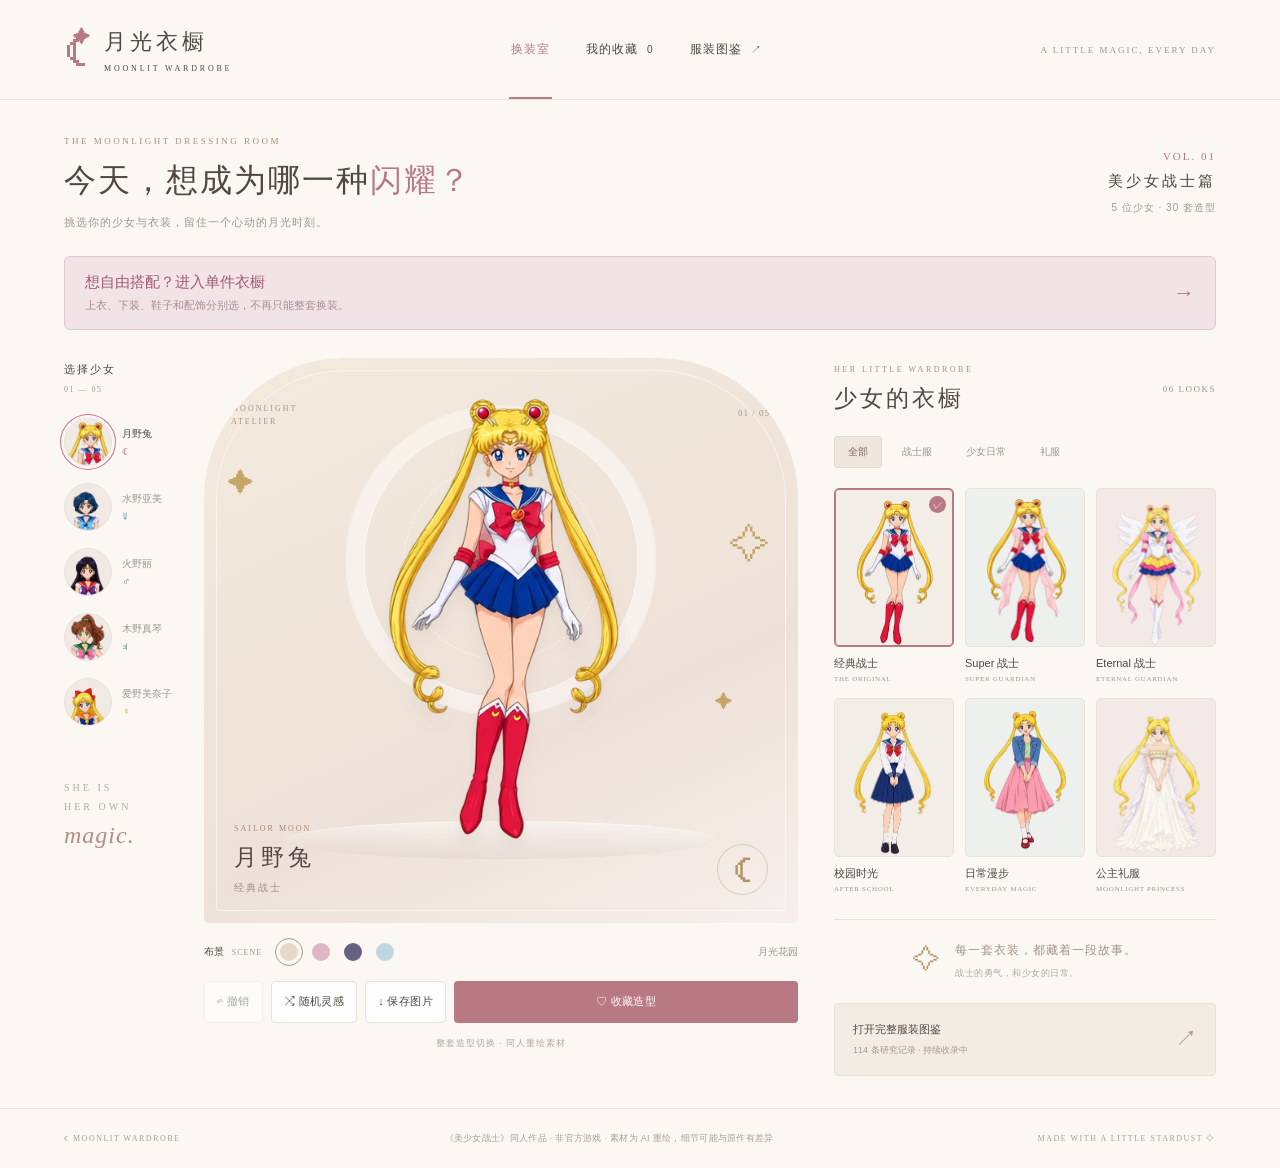
<file: index.html>
<!doctype html>
<html lang="zh-CN">
<head>
  <meta charset="utf-8">
  <meta name="viewport" content="width=device-width,initial-scale=1">
  <meta name="theme-color" content="#fbf7f2">
  <meta name="description" content="月光衣橱 · 美少女战士同人换装。五位少女，三十种造型，收藏属于你的月光时刻。">
  <title>月光衣橱 · Moonlit Wardrobe</title>
  <link rel="icon" href="data:image/svg+xml,%3Csvg xmlns='http://www.w3.org/2000/svg' viewBox='0 0 64 64'%3E%3Ctext y='50' font-size='52'%3E☾%3C/text%3E%3C/svg%3E">
  <link rel="stylesheet" href="style.css">
  <link rel="stylesheet" href="mix.css">
  <script defer src="core.js"></script>
  <script defer src="data.js"></script>
  <script defer src="app.js"></script>
</head>
<body>
  <header class="header">
    <a class="brand" href="./" aria-label="月光衣橱首页"><span class="brand-mark">☾<i>✦</i></span><span>月光衣橱<small>MOONLIT WARDROBE</small></span></a>
    <nav aria-label="主导航"><button class="nav-button selected" id="wardrobe-nav">换装室</button><button class="nav-button" id="collection-nav">我的收藏 <span id="saved-count">0</span></button><button class="nav-button" id="catalog-nav">服装图鉴 <span>↗</span></button></nav>
    <span class="header-note">A LITTLE MAGIC, EVERY DAY</span>
  </header>
  <main>
    <section class="intro"><div><p class="eyebrow">THE MOONLIGHT DRESSING ROOM</p><h1>今天，想成为哪一种<span>闪耀？</span></h1><p class="intro-text">挑选你的少女与衣装，留住一个心动的月光时刻。</p></div><div class="edition">VOL. 01 <span>美少女战士篇</span><small>5 位少女 · 30 套造型</small></div></section>
    <a class="free-entry" href="free.html"><span><strong>想自由搭配？进入单件衣橱</strong><small>上衣、下装、鞋子和配饰分别选，不再只能整套换装。</small></span><b>→</b></a>
    <div class="workspace">
      <aside class="character-panel" aria-labelledby="character-heading"><h2 id="character-heading">选择少女 <span>01 — 05</span></h2><div id="characters" class="characters"></div><p class="rail-note">SHE IS<br>HER OWN<br><em>magic.</em></p></aside>
      <section class="dressing-panel" aria-label="造型预览">
        <div id="stage" class="stage" data-background="moon" aria-busy="true"><div class="stage-border"></div><span class="stage-corner">MOONLIGHT<br>ATELIER</span><span class="stage-number" id="stage-number">01 / 05</span><div class="celestial-ring"></div><div class="stage-stars" aria-hidden="true">✦<span>✧</span><i>✦</i></div><div class="pedestal"></div><img id="doll" alt="月野兔 · 经典战士" width="500" height="800" fetchpriority="high" draggable="false"><span id="loading" class="loading">正在打开月光衣橱…</span><button id="retry" class="retry" hidden>重新加载</button><div class="stage-label"><small id="stage-en">SAILOR MOON</small><h2 id="stage-name">月野兔</h2><p id="stage-look">经典战士</p></div><span class="stage-seal" aria-hidden="true">☾</span></div>
        <div class="background-bar"><span>布景 <small>SCENE</small></span><div id="backgrounds" class="backgrounds" aria-label="选择布景"></div><span class="scene-caption" id="scene-caption">月光花园</span></div>
        <div class="stage-actions"><button id="undo" class="button soft" aria-label="撤销上一步">↶ <span>撤销</span></button><button id="random" class="button soft">⤨ 随机灵感</button><button id="download" class="button soft">↓ 保存图片</button><button id="save" class="button primary">♡ 收藏造型</button></div>
        <p class="preview-note">整套造型切换 · 同人重绘素材</p>
      </section>
      <section class="wardrobe-panel" aria-labelledby="wardrobe-heading"><div class="section-title"><div><p class="eyebrow">HER LITTLE WARDROBE</p><h2 id="wardrobe-heading">少女的衣橱</h2></div><span id="outfit-count">06 LOOKS</span></div><div id="filters" class="filters" aria-label="服装分类"></div><div id="outfits" class="outfits"></div><div class="wardrobe-note"><span>✧</span><p>每一套衣装，都藏着一段故事。<small>战士的勇气，和少女的日常。</small></p></div><button class="catalog-link" id="catalog-link"><span>打开完整服装图鉴 <small>114 条研究记录 · 持续收录中</small></span><b>↗</b></button></section>
    </div>
  </main>
  <footer><span>☾ MOONLIT WARDROBE</span><p>《美少女战士》同人作品 · 非官方游戏 · 素材为 AI 重绘，细节可能与原作有差异</p><span>MADE WITH A LITTLE STARDUST ✧</span></footer>
  <dialog id="collection-dialog" class="modal"><div class="modal-header"><div><p class="eyebrow">LITTLE MOMENTS TO KEEP</p><h2>我的月光收藏</h2></div><button class="close-button" data-close aria-label="关闭收藏">×</button></div><div id="collection-items" class="collection-items"></div><p class="modal-footnote">收藏仅保存在当前浏览器，最多保留 60 个造型。</p></dialog>
  <dialog id="catalog-dialog" class="modal catalog-modal"><div class="modal-header"><div><p class="eyebrow">THE COSTUME ARCHIVE</p><h2>服装图鉴</h2></div><button class="close-button" data-close aria-label="关闭图鉴">×</button></div><p class="catalog-intro">原作服装的研究目录。30 套同人造型已制作，其余条目仍在整理；114 条记录不代表全系列服装总数。</p><div class="catalog-tools"><label class="search"><span>⌕</span><input id="catalog-search" type="search" placeholder="搜索角色、服装或版本" aria-label="搜索服装图鉴"></label><select id="catalog-status" aria-label="筛选制作状态"><option value="all">全部研究记录</option><option value="ready">可试穿</option><option value="pending">待制作</option></select></div><p id="catalog-summary" class="catalog-summary" aria-live="polite"></p><div id="catalog-items" class="catalog-items"></div></dialog>
  <div id="toast" class="toast" role="status" aria-live="polite"></div><div id="error-message" class="error-message" role="alert" hidden></div>
</body>
</html>
</file>
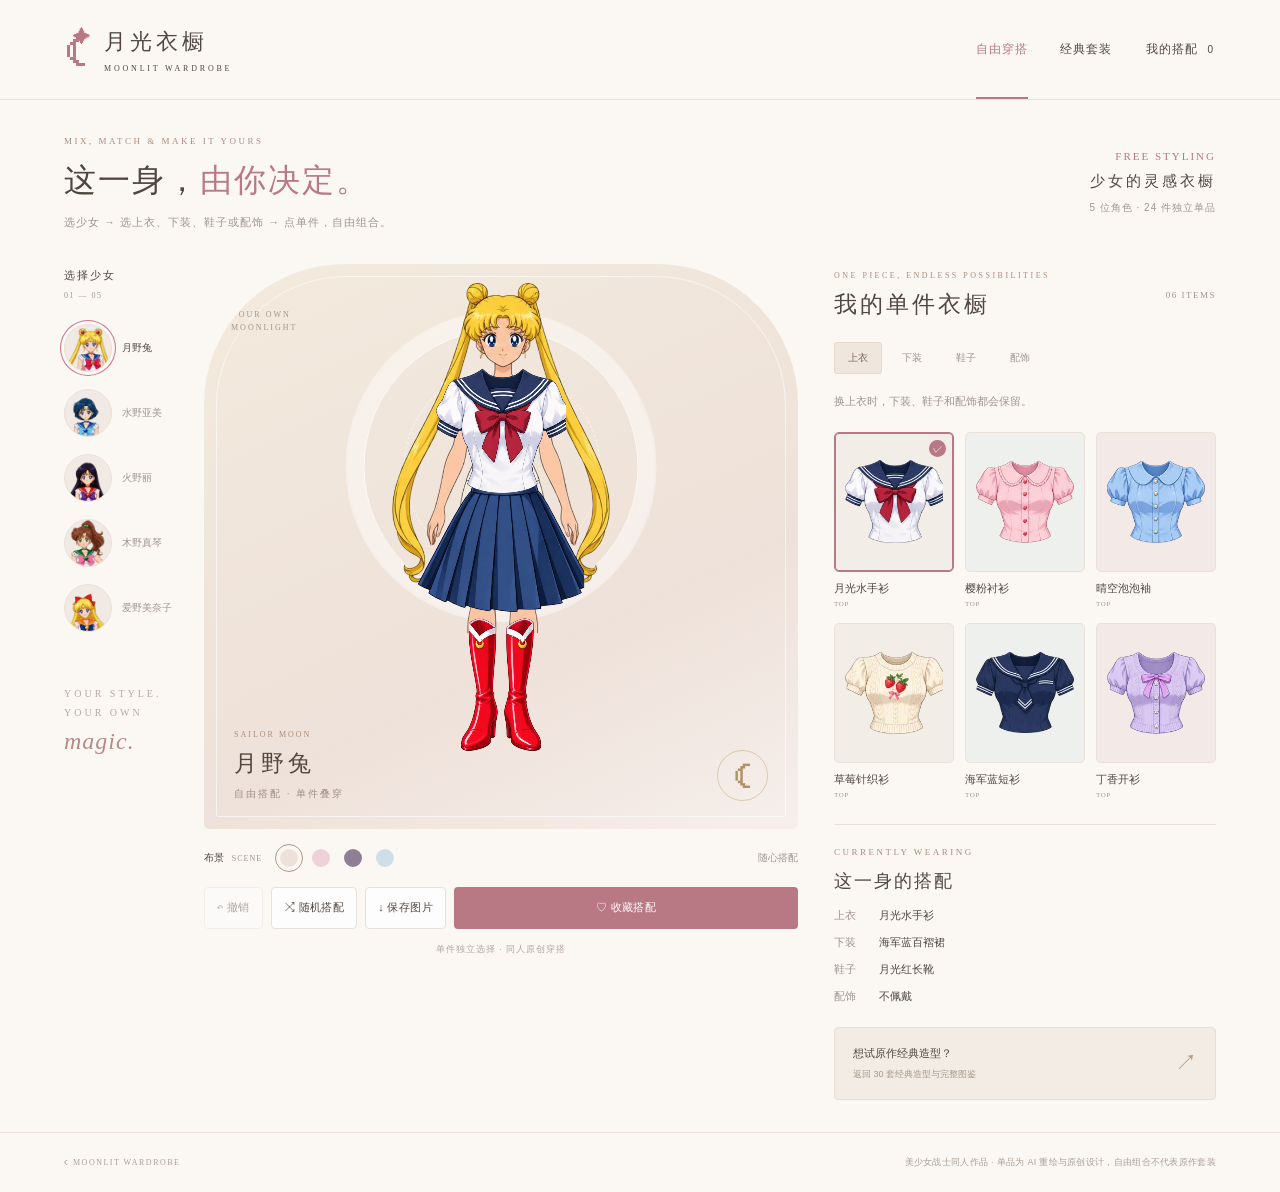
<file: free.html>
<!doctype html>
<html lang="zh-CN"><head><meta charset="utf-8"><meta name="viewport" content="width=device-width,initial-scale=1"><meta name="theme-color" content="#fbf8f4"><title>自由穿搭 · 月光衣橱</title><link rel="stylesheet" href="style.css"><link rel="stylesheet" href="mix.css"><script defer src="data.js"></script><script defer src="mix-data.js"></script><script defer src="mix-core.js"></script><script defer src="mix.js?v=20261027-fit2"></script></head>
<body class="mix-page"><header class="header"><a class="brand" href="free.html"><span class="brand-mark">☾<i>✦</i></span><span>月光衣橱<small>MOONLIT WARDROBE</small></span></a><nav aria-label="换装模式"><a class="mode-nav selected" href="free.html">自由穿搭</a><a class="mode-nav" href="index.html">经典套装</a><button class="nav-button" id="mix-collection">我的搭配 <span id="mix-saved-count">0</span></button></nav></header>
<main><section class="intro"><div><p class="eyebrow">MIX, MATCH & MAKE IT YOURS</p><h1>这一身，<span>由你决定。</span></h1><p class="intro-text">选少女 → 选上衣、下装、鞋子或配饰 → 点单件，自由组合。</p></div><div class="edition">FREE STYLING<span>少女的灵感衣橱</span><small>5 位角色 · 24 件独立单品</small></div></section>
<div class="workspace"><aside class="character-panel"><h2>选择少女 <span>01 — 05</span></h2><div id="mix-characters" class="characters"></div><p class="rail-note">YOUR STYLE.<br>YOUR OWN<br><em>magic.</em></p></aside>
<section class="dressing-panel"><div id="mix-stage" class="stage" aria-busy="true" data-background="moon"><div class="stage-border"></div><span class="stage-corner">YOUR OWN<br>MOONLIGHT</span><div class="celestial-ring"></div><canvas id="mix-canvas" width="800" height="1700" aria-label="自由搭配人物预览"></canvas><span id="mix-loading" class="loading">正在准备单件衣橱…</span><button id="mix-retry" class="retry" hidden>重试加载</button><div class="stage-label"><small id="mix-en">SAILOR MOON</small><h2 id="mix-name">月野兔</h2><p>自由搭配 · 单件叠穿</p></div><span class="stage-seal">☾</span></div>
<div class="background-bar"><span>布景 <small>SCENE</small></span><div id="mix-backgrounds" class="backgrounds"></div><span class="scene-caption">随心搭配</span></div>
<div class="stage-actions"><button class="button soft" id="mix-undo" aria-label="撤销上一步">↶ <span>撤销</span></button><button class="button soft" id="mix-random">⤨ 随机搭配</button><button class="button soft" id="mix-download">↓ 保存图片</button><button class="button primary" id="mix-save">♡ 收藏搭配</button></div><p class="preview-note">单件独立选择 · 同人原创穿搭</p></section>
<section class="wardrobe-panel"><div class="section-title"><div><p class="eyebrow">ONE PIECE, ENDLESS POSSIBILITIES</p><h2>我的单件衣橱</h2></div><span id="mix-item-count">06 ITEMS</span></div><div id="mix-tabs" class="filters" aria-label="单件分类"></div><p class="mix-help" id="mix-help">换上衣时，下装、鞋子和配饰都会保留。</p><div id="mix-items" class="outfits"></div><div class="mix-wearing"><p class="eyebrow">CURRENTLY WEARING</p><h3>这一身的搭配</h3><div id="mix-summary"></div></div><a class="catalog-link" href="index.html"><span>想试原作经典造型？<small>返回 30 套经典造型与完整图鉴</small></span><b>↗</b></a></section></div></main>
<footer><span>☾ MOONLIT WARDROBE</span><p>美少女战士同人作品 · 单品为 AI 重绘与原创设计，自由组合不代表原作套装</p></footer>
<dialog id="mix-dialog" class="modal"><div class="modal-header"><div><p class="eyebrow">YOUR PERSONAL LOOKBOOK</p><h2>我的自由搭配</h2></div><button class="close-button" id="mix-close" aria-label="关闭搭配收藏">×</button></div><div id="mix-collection-items" class="collection-items"></div><p class="modal-footnote">保存在当前浏览器，最多 60 个搭配；与经典套装收藏分别保存。</p></dialog><div id="mix-toast" class="toast" role="status"></div><div id="mix-error" class="error-message" role="alert" hidden></div><button id="back-to-preview" class="back-to-preview" hidden>☾ 查看当前搭配 ↑</button></body></html>
</file>
<file: style.css>
@charset "UTF-8";
:root{--paper:#fbf8f4;--ink:#514740;--muted:#a1958d;--line:#eae2da;--rose:#b87884;--rose-soft:#f4e8e8;--serif:Georgia,"Songti SC","SimSun",serif}*{box-sizing:border-box}body{margin:0;background:var(--paper);color:var(--ink);font-family:"Microsoft YaHei","PingFang SC",sans-serif;font-size:14px}button,input,select{font:inherit}button,a{-webkit-tap-highlight-color:transparent}button{cursor:pointer;color:inherit}button:disabled{cursor:default;opacity:.45}button:focus-visible,a:focus-visible,input:focus-visible,select:focus-visible{outline:2px solid var(--rose);outline-offset:4px}button{border:0;background:none}a{color:inherit}button,[role=button]{touch-action:manipulation}[hidden]{display:none!important}.header{height:100px;padding:0 5%;display:flex;align-items:center;justify-content:space-between;border-bottom:1px solid var(--line);gap:28px}.brand{display:flex;align-items:center;gap:12px;text-decoration:none;font-size:22px;letter-spacing:4px;font-family:var(--serif);white-space:nowrap}.brand small{display:block;font:8px Georgia,serif;letter-spacing:2.8px;margin-top:7px}.brand-mark{font-size:48px;color:var(--rose);position:relative;line-height:1}.brand-mark i{font-size:18px;font-style:normal;position:absolute;right:-3px;top:2px}.header nav{display:flex;gap:32px;align-self:stretch}.nav-button{position:relative;padding:0 2px;font-size:12px;letter-spacing:1px}.nav-button.selected{color:var(--rose)}.nav-button.selected:after{content:"";position:absolute;bottom:0;height:2px;background:var(--rose);left:0;right:0}.nav-button span{font-size:10px;margin-left:5px}.header-note{font:9px Georgia,serif;letter-spacing:2px;color:var(--muted)}main{max-width:1440px;margin:auto;padding:36px 5% 32px}.intro{display:flex;justify-content:space-between;align-items:center;margin-bottom:34px}.eyebrow{font:9px Georgia,serif;letter-spacing:2.5px;color:#ad8c79;margin:0 0 12px}h1{font:normal 32px/1.4 var(--serif);letter-spacing:2px;margin:0 0 12px}h1 span{color:var(--rose)}.intro-text{font-size:11px;color:var(--muted);letter-spacing:1px;margin:0}.edition{text-align:right;font:11px Georgia,serif;letter-spacing:2px;color:var(--rose)}.edition span{display:block;font:15px var(--serif);color:var(--ink);letter-spacing:3px;margin:10px 0}.edition small{font:10px "Microsoft YaHei",sans-serif;letter-spacing:1px;color:var(--muted)}.workspace{display:grid;grid-template-columns:112px minmax(340px,1fr) minmax(320px,390px);gap:28px;align-items:start}.character-panel h2{font-size:11px;font-weight:400;letter-spacing:2px;margin:4px 0 24px}.character-panel h2 span{display:block;font:8px Georgia,serif;color:var(--muted);letter-spacing:1.5px;margin-top:8px}.characters{display:flex;flex-direction:column;gap:17px}.character{width:100%;display:flex;align-items:center;gap:10px;padding:0;text-align:left;font-size:10px;white-space:nowrap;color:var(--muted)}.portrait{width:48px;height:48px;flex:none;overflow:hidden;border:1px solid var(--line);border-radius:50%;background:#f1e9e3;position:relative;transition:box-shadow .2s}.portrait img{width:100%;height:100%;object-fit:cover;object-position:50% 6%}.character.active{color:var(--ink)}.character.active .portrait{box-shadow:0 0 0 3px var(--paper),0 0 0 4px var(--character-color)}.character small{font:11px Georgia,serif;color:var(--character-color);display:block;margin-top:4px}.rail-note{font:10px/1.9 Georgia,serif;letter-spacing:3px;color:#b7a99d;margin-top:52px}.rail-note em{font:italic 24px/1.6 Georgia,serif;color:#b58b85;letter-spacing:1px}.stage{height:565px;position:relative;isolation:isolate;overflow:hidden;border-radius:140px 140px 5px 5px;background:linear-gradient(155deg,#f3eadd,#eee1d9 65%,#f6efeb);transition:background .4s}.stage[data-background=rose]{background:linear-gradient(145deg,#fae9e7,#efd1d9 65%,#f5e8e9)}.stage[data-background=night]{background:linear-gradient(150deg,#32344f,#64617d 65%,#8e7f96);color:#fcf4e8}.stage[data-background=sky]{background:linear-gradient(145deg,#e4eff1,#cfdfe8 65%,#e9e8f0)}.stage-border{position:absolute;inset:12px;border:1px solid #ffffff90;border-radius:130px 130px 3px 3px;pointer-events:none;z-index:4}.stage-corner{position:absolute;top:44px;left:27px;font:8px/1.7 Georgia,serif;letter-spacing:2px;color:#a5978a;z-index:4}.stage-number{position:absolute;right:28px;top:50px;font:9px Georgia,serif;color:#a5978a;letter-spacing:1px}.celestial-ring{position:absolute;width:275px;height:275px;border:1px solid #fffc;box-shadow:0 0 0 16px #fff1,0 0 0 18px #fff6;border-radius:50%;top:65px;left:50%;transform:translateX(-50%)}.celestial-ring:after{content:"";position:absolute;width:195px;height:195px;border:1px dashed #fff8;border-radius:50%;inset:39px}.stage-stars{position:absolute;inset:0;font-size:26px;color:#c4a66b;padding:110px 24px;z-index:1}.stage-stars span{position:absolute;right:28px;top:165px;font-size:40px}.stage-stars i{position:absolute;right:65px;bottom:210px;font-size:18px;font-style:normal}.pedestal{position:absolute;bottom:64px;left:14%;width:72%;height:38px;background:linear-gradient(#fff7,#bfa99c24);border-radius:50%;border-top:1px solid #fff9}.stage #doll{position:absolute;left:50%;top:30px;transform:translateX(-50%);width:91%;height:455px;object-fit:contain;object-position:center bottom;z-index:2;filter:drop-shadow(0 10px 7px #68524713);transition:opacity .18s}.stage[aria-busy=true] #doll{opacity:.5}.stage-label{position:absolute;left:30px;bottom:28px;z-index:3}.stage-label small{font:8px Georgia,serif;letter-spacing:2px;color:#ac8b78}.stage-label h2{font:normal 23px var(--serif);letter-spacing:4px;margin:8px 0}.stage-label p{font-size:10px;color:#a18e82;letter-spacing:2px;margin:0}.stage[data-background=night] .stage-label p,.stage[data-background=night] .stage-label small,.stage[data-background=night] .stage-corner,.stage[data-background=night] .stage-number{color:#e0d2ce}.stage-seal{position:absolute;right:30px;bottom:28px;font-size:39px;color:#b39164;border:1px solid #b3916460;border-radius:50%;height:51px;width:51px;display:grid;place-items:center}.loading{position:absolute;z-index:5;top:47%;left:50%;transform:translate(-50%,-50%);background:#fffef5ec;border:1px solid var(--line);border-radius:30px;padding:13px 20px;font-size:11px;color:var(--ink);white-space:nowrap;box-shadow:0 4px 20px #89736513}.retry{position:absolute;top:55%;left:50%;transform:translateX(-50%);z-index:5;padding:12px 24px;background:var(--rose);color:white;border-radius:24px;font-size:12px}.background-bar{display:flex;align-items:center;gap:16px;margin:18px 0;font-size:10px}.background-bar>span:first-child{white-space:nowrap}.background-bar small{font:8px Georgia,serif;color:var(--muted);letter-spacing:1px;margin-left:5px}.backgrounds{display:flex;gap:10px}.scene{width:22px;height:22px;border-radius:50%;border:2px solid var(--paper);background:var(--swatch);padding:0}.scene.active{outline:1px solid #af9785;outline-offset:2px}.scene-caption{margin-left:auto;font-size:10px;color:var(--muted)}.stage-actions{display:flex;gap:8px}.button{min-height:42px;border-radius:4px;font-size:11px;letter-spacing:.4px;padding:0 12px;white-space:nowrap;transition:background .2s}.button.soft{border:1px solid var(--line);background:#fffc}.button.soft:hover{background:var(--rose-soft)}.button.primary{background:var(--rose);color:white;flex:1}.button.primary:hover{background:#a96b78}.preview-note{font-size:9px;color:#b3a69e;text-align:center;letter-spacing:1px;margin:14px 0 0}.wardrobe-panel{padding:7px 0 0 8px}.section-title{display:flex;align-items:center;justify-content:space-between;margin-bottom:22px}.section-title h2{font:normal 23px var(--serif);letter-spacing:3px;margin:0}.section-title .eyebrow{font-size:8px;margin-bottom:9px}.section-title>span{font:9px Georgia,serif;letter-spacing:1.5px;color:var(--muted)}.filters{display:flex;gap:6px;flex-wrap:wrap;margin-bottom:20px}.filter{padding:8px 13px;border:1px solid transparent;border-radius:3px;font-size:10px;color:var(--muted)}.filter.active{background:#efe6de;color:#7f6859;border-color:#e6d9cc}.outfits{display:grid;grid-template-columns:repeat(3,minmax(0,1fr));gap:15px 11px}.outfit{padding:0;text-align:left;min-width:0;position:relative}.outfit-art{height:159px;background:#f2ede6;border:1px solid #eae2d8;border-radius:5px;display:block;position:relative;overflow:hidden;transition:border-color .2s,background .2s}.outfit:nth-child(3n+2) .outfit-art{background:#edf0ed}.outfit:nth-child(3n) .outfit-art{background:#f3e9e7}.outfit img{width:100%;height:100%;object-fit:contain;padding:8px 3px 0;transition:transform .25s}.outfit:hover img{transform:scale(1.045)}.outfit.active .outfit-art{border-color:var(--rose);box-shadow:inset 0 0 0 1px var(--rose)}.check{position:absolute;right:7px;top:7px;width:17px;height:17px;background:var(--rose);color:white;border-radius:50%;display:none;place-items:center;font-size:10px}.outfit.active .check{display:grid}.outfit-title{display:block;font-size:11px;margin-top:9px;white-space:nowrap}.outfit-subtitle{display:block;font:7px Georgia,serif;letter-spacing:.7px;color:var(--muted);margin-top:4px}.outfit.pending .outfit-art{opacity:.55}.wardrobe-note{display:flex;align-items:center;justify-content:center;gap:15px;border-top:1px solid var(--line);padding-top:22px;margin-top:26px}.wardrobe-note>span{color:#b39363;font-size:27px}.wardrobe-note p{font:12px var(--serif);letter-spacing:1px;color:#a49387;margin:0}.wardrobe-note small{font:9px "Microsoft YaHei",sans-serif;display:block;margin-top:8px;color:#b5a89e;letter-spacing:.5px}.catalog-link{display:flex;justify-content:space-between;align-items:center;padding:18px;width:100%;text-align:left;background:#f2ece4;border:1px solid #e9dfd3;border-radius:4px;margin-top:23px;font-size:11px}.catalog-link small{display:block;font-size:9px;color:#a79889;margin-top:7px}.catalog-link b{font-size:22px;color:#b3997e;font-weight:400}footer{border-top:1px solid var(--line);display:flex;align-items:center;justify-content:space-between;gap:18px;padding:23px 5%;color:#ac9e92;font:8px Georgia,serif;letter-spacing:1.5px}footer p{font:9px "Microsoft YaHei",sans-serif;letter-spacing:.3px;text-align:center;margin:0}dialog{border:1px solid var(--line);padding:28px;background:var(--paper);color:var(--ink);border-radius:10px;box-shadow:0 30px 100px #33242d33;max-height:86dvh;width:min(900px,calc(100% - 32px))}dialog::backdrop{background:#3b303952;backdrop-filter:blur(5px)}.modal-header{display:flex;align-items:center;justify-content:space-between;gap:15px;margin-bottom:22px}.modal-header h2{font:normal 25px var(--serif);letter-spacing:3px;margin:0}.close-button{font:28px Georgia,serif;width:40px;height:40px;border:1px solid var(--line);border-radius:50%}.modal-footnote{font-size:10px;color:var(--muted);margin:24px 0 0}.collection-items{display:grid;grid-template-columns:repeat(4,minmax(0,1fr));gap:16px}.saved-card{position:relative;border:1px solid var(--line);border-radius:5px;overflow:hidden}.saved-card>button:first-child{width:100%;padding:10px;background:#f4ece7}.saved-card img{width:100%;height:170px;object-fit:contain}.saved-card p{font-size:11px;margin:10px 0 6px}.saved-card small{font-size:10px;color:var(--muted)}.delete-saved{position:absolute;top:5px;right:5px;background:#fff;border:1px solid var(--line);border-radius:50%;width:27px;height:27px}.empty{grid-column:1/-1;text-align:center;font-size:12px;color:var(--muted);padding:45px 15px;line-height:2}.catalog-intro{font-size:12px;line-height:1.9;color:#978a80;max-width:700px}.catalog-tools{display:flex;gap:12px;margin-top:20px}.search{display:flex;align-items:center;gap:10px;flex:1;border:1px solid var(--line);border-radius:4px;background:white;padding:0 13px;min-width:0}.search span{font-size:25px;color:var(--muted)}.search input{width:100%;border:0;outline:0;background:transparent;padding:13px 0;font-size:12px;color:var(--ink);min-width:0}.catalog-tools select{padding:10px;font-size:11px;border:1px solid var(--line);background:white;color:var(--ink);border-radius:4px;max-width:150px}.catalog-summary{font-size:10px;color:var(--muted);margin:18px 0}.catalog-items{display:grid;grid-template-columns:1fr 1fr;gap:12px}.catalog-card{padding:16px;border:1px solid var(--line);border-radius:5px;background:#fff9;min-width:0}.catalog-card header{display:flex;justify-content:space-between;align-items:center;gap:5px}.catalog-card header small{font-size:9px;color:var(--muted)}.badge{font-size:9px;padding:4px 7px;border-radius:3px;background:#eee8df;color:#988875}.badge.ready{background:#e6eee6;color:#6b886f}.catalog-card h3{font-size:12px;font-weight:400;line-height:1.7;margin:12px 0 8px;overflow-wrap:anywhere}.catalog-card p{font-size:10px;color:var(--muted);line-height:1.7;margin:5px 0}.catalog-card footer{border:0;padding:10px 0 0;justify-content:flex-start;gap:18px;font:10px "Microsoft YaHei",sans-serif;letter-spacing:0}.catalog-card footer button{font-size:11px;color:var(--rose);padding:5px 0}.catalog-card a{color:#a78c74;text-underline-offset:4px}.toast{position:fixed;bottom:30px;left:50%;transform:translate(-50%,15px);opacity:0;pointer-events:none;background:#62544d;color:white;padding:13px 22px;max-width:90%;border-radius:6px;font-size:12px;z-index:20;transition:.2s;text-align:center;line-height:1.6}.toast.visible{opacity:1;transform:translate(-50%,0)}.error-message{position:fixed;bottom:80px;left:50%;transform:translateX(-50%);z-index:20;background:#fff4ed;border:1px solid #d9a58f;border-radius:6px;padding:13px 20px;max-width:90%;font-size:12px;line-height:1.7;box-shadow:0 5px 20px #5b3b3110}.catalog-error{padding:30px;color:var(--muted);text-align:center}.catalog-error button{padding:10px 16px;background:var(--rose-soft);border-radius:4px;margin-top:12px}
@media(min-width:1400px){.workspace{grid-template-columns:125px minmax(400px,1fr) 420px;gap:38px}.stage{height:600px}.stage #doll{height:490px}.outfit-art{height:174px}}
@media(max-width:1100px){.header-note{display:none}.workspace{grid-template-columns:83px minmax(300px,1fr) minmax(280px,340px);gap:18px}.character{flex-direction:column;align-items:center;gap:7px;text-align:center}.character small{display:none}.character-panel h2{font-size:10px;text-align:center}.rail-note{text-align:center}.outfit-art{height:145px}.stage-actions{flex-wrap:wrap}.stage-actions .button{flex:1;font-size:10px;padding:0 8px}.stage #doll{width:98%}.stage{height:535px}.stage #doll{height:425px}.header{padding:0 4%}main{padding-left:4%;padding-right:4%}}
@media(max-width:850px){.header{height:85px}.brand{font-size:19px}.header nav{gap:23px}.workspace{grid-template-columns:1fr 1fr;gap:22px}.character-panel{grid-column:1/-1;display:flex;align-items:center;gap:25px}.character-panel h2{margin:0;min-width:65px}.characters{flex-direction:row;justify-content:space-between;flex:1;gap:12px}.character{flex-direction:row;width:auto;font-size:10px;gap:9px}.portrait{width:42px;height:42px}.rail-note{display:none}.intro{margin-bottom:25px}.stage{height:540px}.stage #doll{height:430px}.outfit-art{height:151px}.wardrobe-panel{padding-left:0}.scene-caption{display:none}.edition small{font-size:9px}.collection-items{grid-template-columns:repeat(3,minmax(0,1fr))}footer>span:last-child{display:none}}
@media(max-width:600px){.header{height:76px;padding:0 20px;gap:12px}.brand{font-size:17px;gap:7px;letter-spacing:2px}.brand small{font-size:6px;letter-spacing:1.4px;margin-top:5px}.brand-mark{font-size:36px}.brand-mark i{font-size:12px}.header nav{gap:14px}.nav-button{font-size:10px;letter-spacing:0}.nav-button span{display:none}.header nav .selected{display:none}main{padding:27px 20px 24px}.intro{margin-bottom:24px}.intro .eyebrow{font-size:7px;letter-spacing:1.6px;margin-bottom:11px}h1{font-size:24px;letter-spacing:1px;margin-bottom:10px}.intro-text{font-size:10px;letter-spacing:0;line-height:1.8}.edition{display:none}.workspace{display:flex;flex-direction:column;gap:22px}.character-panel{display:block;width:100%}.character-panel h2{font-size:10px;text-align:left;letter-spacing:1px;margin-bottom:17px}.character-panel h2 span{display:inline;margin:0 0 0 8px;font-size:7px}.characters{gap:10px}.character{flex-direction:column;flex:1;gap:9px;font-size:10px;letter-spacing:0}.portrait{width:44px;height:44px}.dressing-panel,.wardrobe-panel{width:100%}.stage{height:470px;border-radius:115px 115px 4px 4px}.stage-border{border-radius:106px 106px 2px 2px;inset:10px}.stage #doll{height:375px;top:17px;width:98%}.stage-corner{font-size:7px;left:23px;top:37px}.stage-number{top:42px;right:25px;font-size:8px}.celestial-ring{width:230px;height:230px;top:60px}.celestial-ring:after{width:160px;height:160px;inset:33px}.stage-label{bottom:24px;left:25px}.stage-label h2{font-size:21px;margin:7px 0}.stage-label small{font-size:7px}.stage-label p{font-size:9px}.stage-seal{width:41px;height:41px;font-size:31px;right:27px;bottom:25px}.pedestal{bottom:70px}.background-bar{margin:17px 0}.scene-caption{display:inline;font-size:9px}.background-bar{gap:12px}.stage-actions{gap:7px;flex-wrap:nowrap}.stage-actions .button{font-size:10px;padding:0 8px;min-height:42px}.stage-actions #undo{flex:0 0 40px;font-size:19px}.stage-actions #undo span{display:none}.stage-actions .primary{flex:1.3}.preview-note{font-size:8px;margin-top:12px}.wardrobe-panel{padding-top:16px;border-top:1px solid var(--line)}.section-title{margin-bottom:15px}.section-title h2{font-size:23px}.section-title .eyebrow{font-size:7px}.filters{margin-bottom:15px;gap:5px}.filter{padding:8px 12px;font-size:10px}.outfits{gap:17px 11px}.outfit-art{height:168px}.outfit-title{font-size:11px}.outfit-subtitle{font-size:6px;letter-spacing:.5px}.wardrobe-note{margin-top:23px;padding-top:21px}.catalog-link{margin-top:20px}footer{display:block;padding:23px 20px;text-align:center}footer p{font-size:8px;line-height:1.9;margin-top:13px;max-width:320px;margin-left:auto;margin-right:auto}dialog{padding:22px 18px;border-radius:8px;max-height:90dvh}.modal-header h2{font-size:22px}.collection-items{grid-template-columns:repeat(2,minmax(0,1fr));gap:12px}.saved-card img{height:160px}.catalog-items{grid-template-columns:1fr}.catalog-tools{gap:8px}.catalog-tools select{max-width:115px;padding:8px;font-size:10px}.search{padding:0 9px;gap:5px}.search input{font-size:11px}.catalog-intro{font-size:11px}.catalog-summary{font-size:10px}.modal-header .eyebrow{font-size:7px}.toast{bottom:22px;font-size:11px}.error-message{bottom:80px;font-size:11px;width:calc(100% - 40px)}}
@media(prefers-reduced-motion:reduce){*,*:before,*:after{transition:none!important;animation:none!important}}
</file>
<file: mix.css>
.catalog-link{text-decoration:none}
.mode-nav{display:flex;align-items:center;text-decoration:none;font-size:12px;letter-spacing:1px;position:relative}.mode-nav.selected{color:var(--rose)}.mode-nav.selected:after{content:"";position:absolute;bottom:0;left:0;right:0;height:2px;background:var(--rose)}#mix-canvas{position:absolute;height:490px;width:100%;top:8px;left:0;object-fit:contain;z-index:2}.mix-help{font-size:11px;color:var(--muted);line-height:1.9;margin:-3px 0 20px}.mix-page .outfit-art{height:140px}.mix-page .outfit img{padding:18px 10px;object-fit:contain}.mix-wearing{margin-top:25px;padding-top:22px;border-top:1px solid var(--line)}.mix-wearing h3{font:18px var(--serif);letter-spacing:2px;margin:0 0 15px}.mix-summary-row{display:flex;gap:15px;font-size:11px;margin:12px 0}.mix-summary-row span{color:var(--muted);min-width:30px}.mix-summary-row b{font-weight:400}.mix-saved{border:1px solid var(--line);border-radius:5px;padding:12px;text-align:center}.mix-saved img{width:100%;height:170px;object-fit:contain;background:#f1e9e2;border-radius:4px}.mix-saved h3{font-size:12px;font-weight:400}.mix-saved p{font-size:10px;color:var(--muted);line-height:1.8}.mix-saved button{padding:9px 13px;font-size:11px;border:1px solid var(--line);border-radius:4px;margin:4px}.back-to-preview{position:fixed;bottom:20px;right:20px;border:1px solid #fff8;border-radius:25px;background:#b87884ee;color:white;box-shadow:0 6px 20px #6b434a25;padding:13px 20px;font-size:11px;z-index:8}.free-entry{display:flex;justify-content:space-between;align-items:center;gap:20px;margin:-8px 0 28px;padding:16px 20px;background:#f2e4e6;border:1px solid #e3c7ce;border-radius:6px;text-decoration:none}.free-entry strong{font-size:15px;font-weight:400;color:#9c5d6b}.free-entry small{display:block;font-size:11px;color:#ab8d91;margin-top:6px}.free-entry b{font-size:22px;font-weight:400;color:var(--rose)}.mix-page .stage{height:565px}.mix-page .collection-items{grid-template-columns:repeat(3,minmax(0,1fr))}.none-item{height:100%;display:grid;place-items:center;font-size:35px;color:#bfada0}
@media(min-width:1400px){.mix-page .stage{height:600px}#mix-canvas{height:525px}}
@media(max-width:1100px){#mix-canvas{height:465px}.mix-page .stage{height:535px}}
@media(max-width:850px){.mix-page .stage{height:540px}#mix-canvas{height:470px}}
@media(max-width:600px){.mix-page .header{gap:12px}.mode-nav{font-size:10px;letter-spacing:0}.mix-page .header nav{gap:12px}.mix-page .brand{font-size:15px}.mix-page .brand-mark{font-size:32px}.mix-page .stage{height:470px}#mix-canvas{height:400px;top:6px}.mix-page .outfit-art{height:140px}.mix-page .collection-items{grid-template-columns:repeat(2,minmax(0,1fr))}.mix-help{font-size:10px;margin:0 0 18px}.free-entry{padding:15px;margin:0 0 25px}.free-entry strong{font-size:13px}.free-entry small{font-size:10px}.mix-page footer{padding-bottom:70px}}
</file>
